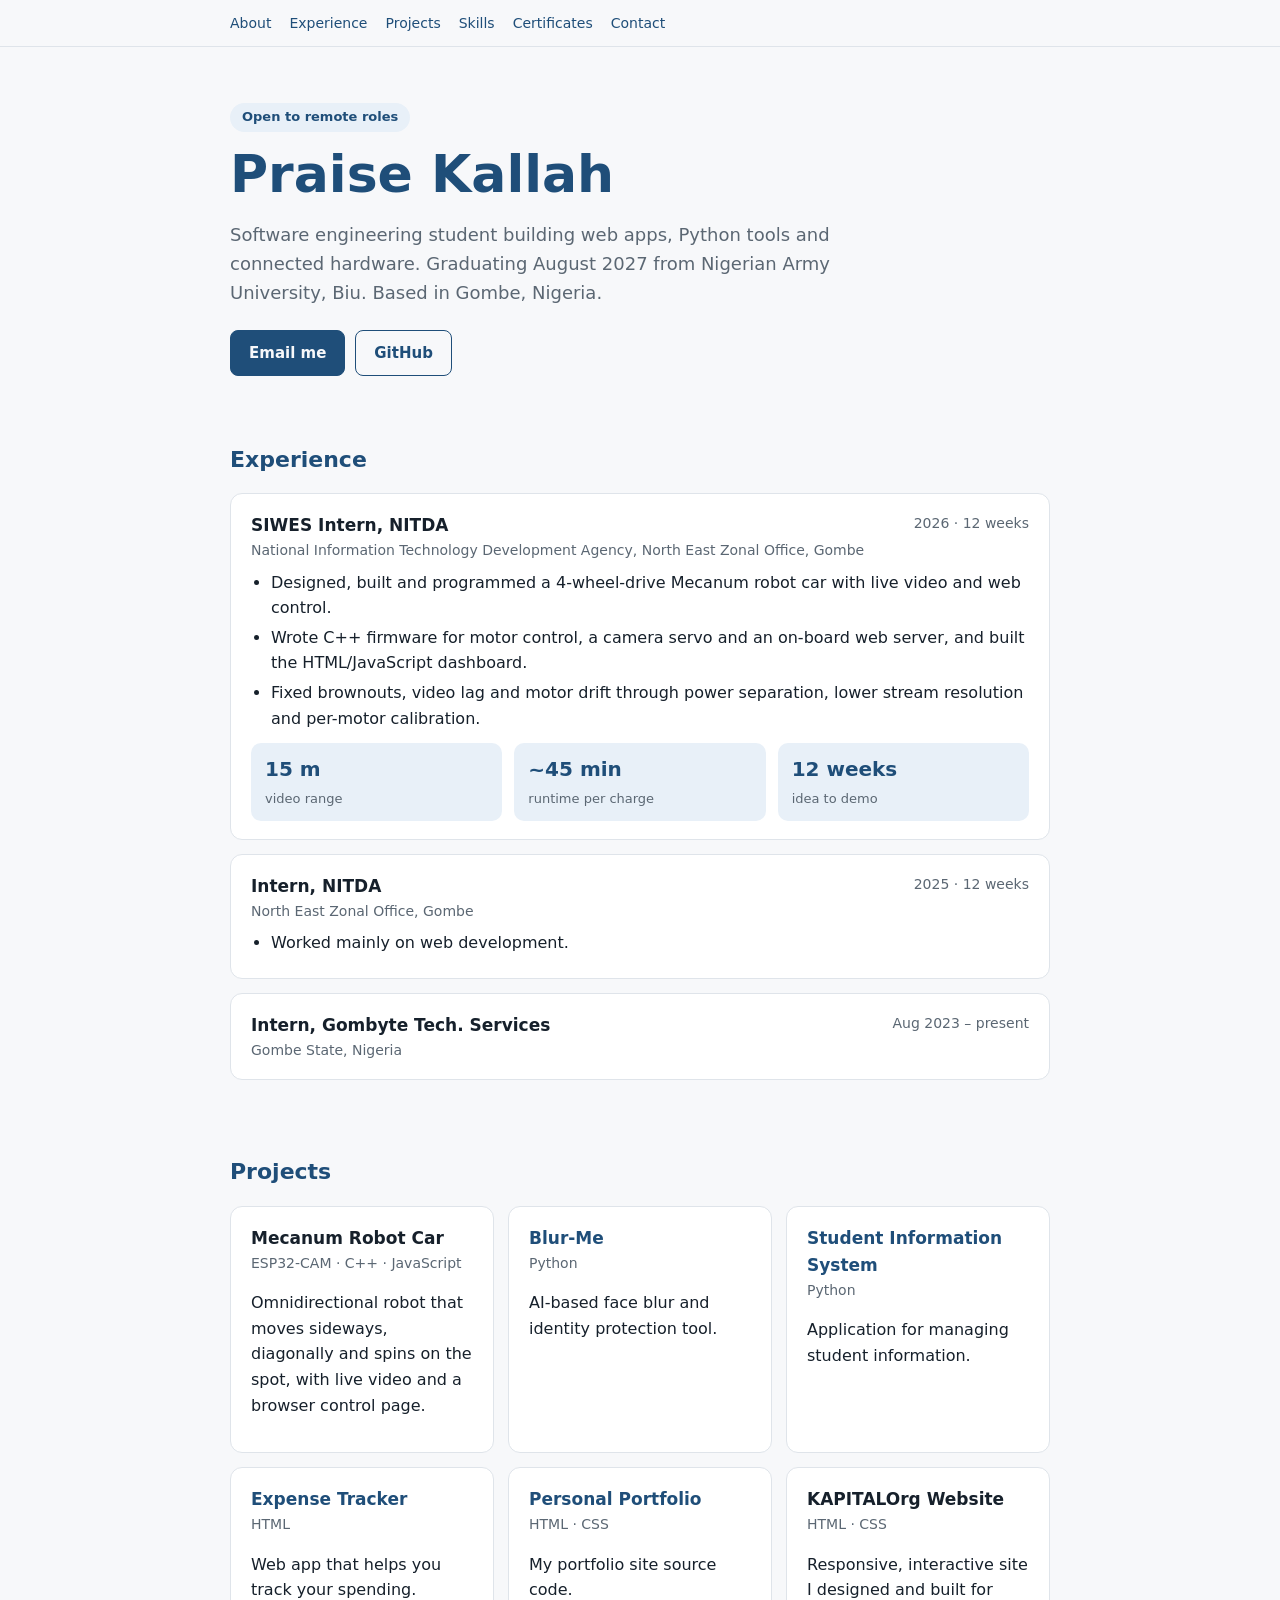
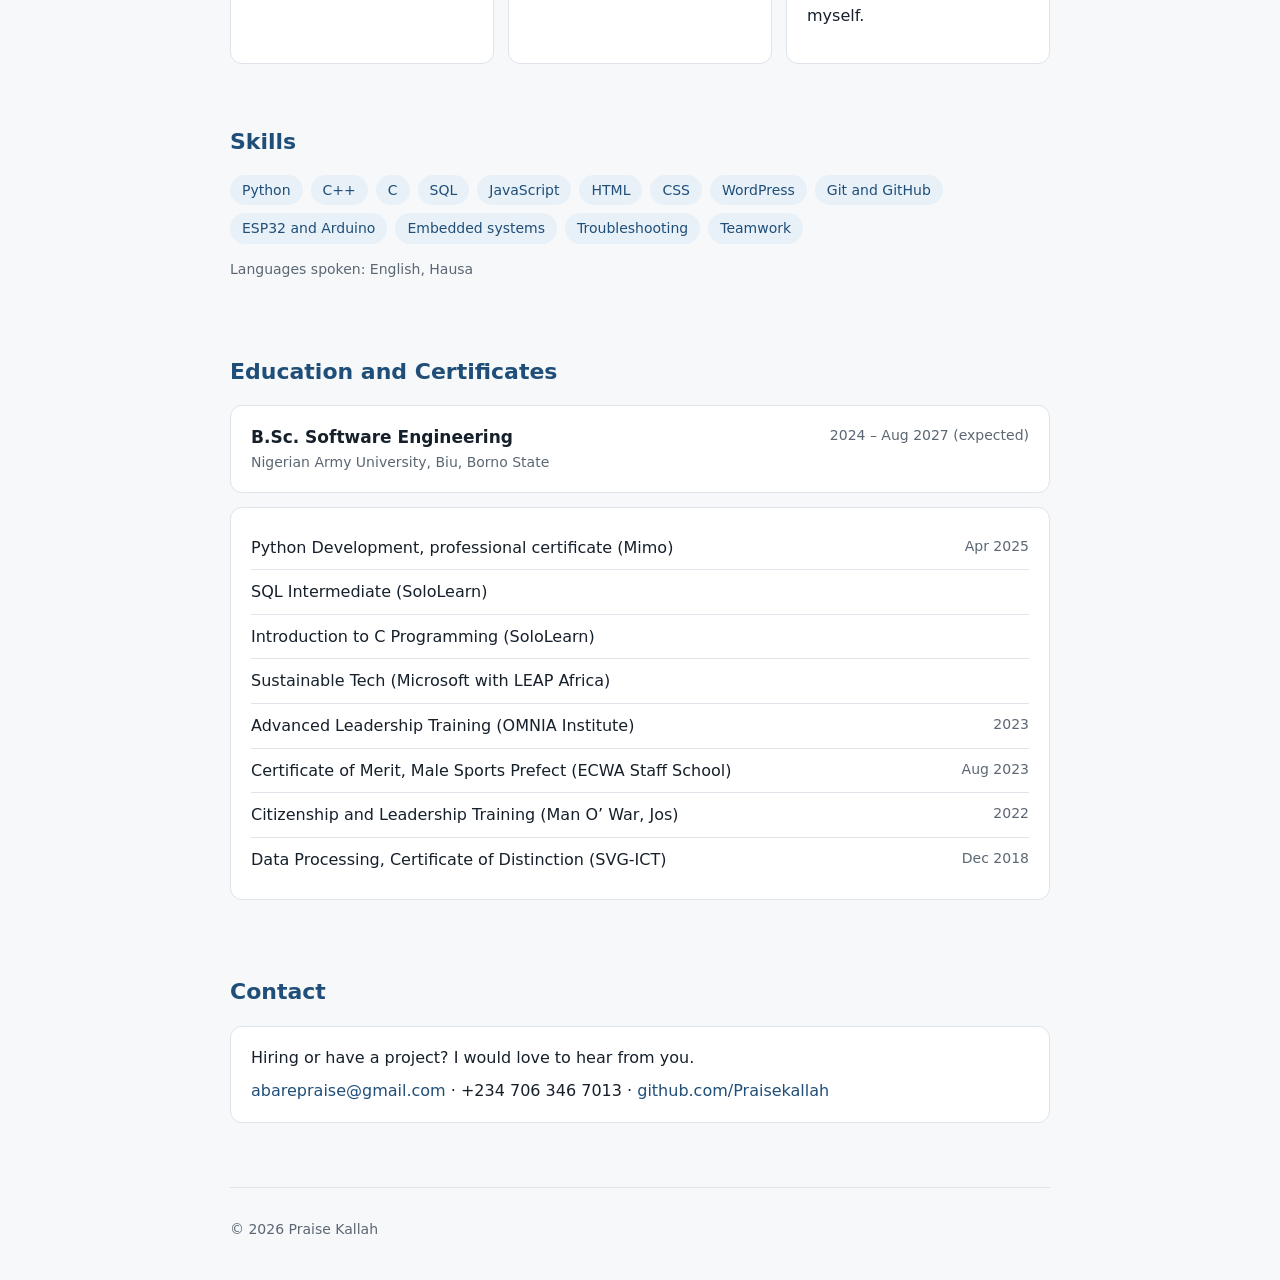
<file: index.html>
<!DOCTYPE html>
<html lang="en">
<head>
<meta charset="utf-8">
<meta name="viewport" content="width=device-width, initial-scale=1, viewport-fit=cover">
<title>Praise Kallah | Software Engineer</title>
<style>
:root{--bg:#f7f8fa;--card:#fff;--ink:#16202b;--mut:#5b6773;--acc:#1f4e79;--acc2:#e8f0f8;--line:#dfe4ea;box-sizing:border-box;padding-top:env(safe-area-inset-top,0px);padding-bottom:env(safe-area-inset-bottom,0px);color-scheme:light}
@media (prefers-color-scheme:dark){:root:not([data-theme="light"]){--bg:#0f151b;--card:#18212a;--ink:#e8edf2;--mut:#98a5b1;--acc:#7db4e6;--acc2:#1d2b3a;--line:#2a3643;color-scheme:dark}}
:root[data-theme="dark"]{--bg:#0f151b;--card:#18212a;--ink:#e8edf2;--mut:#98a5b1;--acc:#7db4e6;--acc2:#1d2b3a;--line:#2a3643;color-scheme:dark}
*{box-sizing:border-box}html{scroll-padding-top:env(safe-area-inset-top,0px);scroll-behavior:smooth}
body{margin:0;background:var(--bg);color:var(--ink);font:16px/1.6 system-ui,-apple-system,"Segoe UI",Roboto,sans-serif}
a{color:var(--acc);text-decoration:none}a:hover{text-decoration:underline}
.wrap{max-width:860px;margin:0 auto;padding:0 20px}
nav{position:sticky;top:env(safe-area-inset-top,0px);background:var(--bg);border-bottom:1px solid var(--line);z-index:5}
nav .wrap{display:flex;gap:18px;padding:12px 20px;overflow-x:auto;white-space:nowrap;font-size:14px}
header{padding:56px 0 36px}
.tag{display:inline-block;background:var(--acc2);color:var(--acc);padding:4px 12px;border-radius:99px;font-size:13px;font-weight:600}
h1{font-size:clamp(34px,7vw,52px);line-height:1.1;margin:14px 0 8px;color:var(--acc)}
.lead{font-size:18px;color:var(--mut);max-width:620px}
.btns{display:flex;flex-wrap:wrap;gap:10px;margin-top:22px}
.btn{padding:10px 18px;border-radius:8px;border:1px solid var(--acc);font-weight:600;font-size:15px}
.btn.p{background:var(--acc);color:var(--bg)}.btn:hover{text-decoration:none;opacity:.88}
section{padding:30px 0}
h2{font-size:22px;margin:0 0 16px;color:var(--acc)}
.card{background:var(--card);border:1px solid var(--line);border-radius:12px;padding:18px 20px;margin-bottom:14px}
.card h3{margin:0;font-size:17px}.meta{color:var(--mut);font-size:14px}
.card ul{margin:8px 0 0;padding-left:20px}.card li{margin:4px 0}
.row{display:flex;justify-content:space-between;gap:12px;flex-wrap:wrap}
.grid{display:grid;grid-template-columns:repeat(auto-fit,minmax(250px,1fr));gap:14px}
.grid .card{margin:0}
.chips{display:flex;flex-wrap:wrap;gap:8px}
.chip{background:var(--acc2);color:var(--acc);padding:4px 12px;border-radius:99px;font-size:14px}
.stats{display:grid;grid-template-columns:repeat(auto-fit,minmax(130px,1fr));gap:12px;margin-top:12px}
.stat{background:var(--acc2);border-radius:10px;padding:10px 14px}.stat b{display:block;font-size:20px;color:var(--acc)}.stat span{font-size:13px;color:var(--mut)}
.certs div{display:flex;justify-content:space-between;gap:12px;padding:9px 0;border-bottom:1px solid var(--line);flex-wrap:wrap}
.certs div:last-child{border:0}
footer{padding:30px 0 40px;color:var(--mut);font-size:14px;border-top:1px solid var(--line);margin-top:20px}
</style>
</head>
<body>
<nav><div class="wrap"><a href="#about">About</a><a href="#experience">Experience</a><a href="#projects">Projects</a><a href="#skills">Skills</a><a href="#certs">Certificates</a><a href="#contact">Contact</a></div></nav>
<div class="wrap">
<header id="about">
<span class="tag">Open to remote roles</span>
<h1>Praise Kallah</h1>
<p class="lead">Software engineering student building web apps, Python tools and connected hardware. Graduating August 2027 from Nigerian Army University, Biu. Based in Gombe, Nigeria.</p>
<div class="btns"><a class="btn p" href="mailto:abarepraise@gmail.com">Email me</a><a class="btn" href="https://github.com/Praisekallah">GitHub</a></div>
</header>

<section id="experience">
<h2>Experience</h2>
<div class="card"><div class="row"><h3>SIWES Intern, NITDA</h3><span class="meta">2026 · 12 weeks</span></div>
<div class="meta">National Information Technology Development Agency, North East Zonal Office, Gombe</div>
<ul><li>Designed, built and programmed a 4-wheel-drive Mecanum robot car with live video and web control.</li>
<li>Wrote C++ firmware for motor control, a camera servo and an on-board web server, and built the HTML/JavaScript dashboard.</li>
<li>Fixed brownouts, video lag and motor drift through power separation, lower stream resolution and per-motor calibration.</li></ul>
<div class="stats"><div class="stat"><b>15 m</b><span>video range</span></div><div class="stat"><b>~45 min</b><span>runtime per charge</span></div><div class="stat"><b>12 weeks</b><span>idea to demo</span></div></div></div>
<div class="card"><div class="row"><h3>Intern, NITDA</h3><span class="meta">2025 · 12 weeks</span></div>
<div class="meta">North East Zonal Office, Gombe</div><ul><li>Worked mainly on web development.</li></ul></div>
<div class="card"><div class="row"><h3>Intern, Gombyte Tech. Services</h3><span class="meta">Aug 2023 – present</span></div>
<div class="meta">Gombe State, Nigeria</div></div>
</section>

<section id="projects">
<h2>Projects</h2>
<div class="grid">
<div class="card"><h3>Mecanum Robot Car</h3><div class="meta">ESP32-CAM · C++ · JavaScript</div><p>Omnidirectional robot that moves sideways, diagonally and spins on the spot, with live video and a browser control page.</p></div>
<div class="card"><h3><a href="https://github.com/Praisekallah/Blur-Me">Blur-Me</a></h3><div class="meta">Python</div><p>AI-based face blur and identity protection tool.</p></div>
<div class="card"><h3><a href="https://github.com/Praisekallah/student-info-system">Student Information System</a></h3><div class="meta">Python</div><p>Application for managing student information.</p></div>
<div class="card"><h3><a href="https://github.com/Praisekallah/personal-expense-tracker">Expense Tracker</a></h3><div class="meta">HTML</div><p>Web app that helps you track your spending.</p></div>
<div class="card"><h3><a href="https://github.com/Praisekallah/PRAISE_KALLAH_PORTFOLIO">Personal Portfolio</a></h3><div class="meta">HTML · CSS</div><p>My portfolio site source code.</p></div>
<div class="card"><h3>KAPITALOrg Website</h3><div class="meta">HTML · CSS</div><p>Responsive, interactive site I designed and built for myself.</p></div>
</div>
</section>

<section id="skills">
<h2>Skills</h2>
<div class="chips"><span class="chip">Python</span><span class="chip">C++</span><span class="chip">C</span><span class="chip">SQL</span><span class="chip">JavaScript</span><span class="chip">HTML</span><span class="chip">CSS</span><span class="chip">WordPress</span><span class="chip">Git and GitHub</span><span class="chip">ESP32 and Arduino</span><span class="chip">Embedded systems</span><span class="chip">Troubleshooting</span><span class="chip">Teamwork</span></div>
<p class="meta">Languages spoken: English, Hausa</p>
</section>

<section id="certs">
<h2>Education and Certificates</h2>
<div class="card"><div class="row"><h3>B.Sc. Software Engineering</h3><span class="meta">2024 – Aug 2027 (expected)</span></div><div class="meta">Nigerian Army University, Biu, Borno State</div></div>
<div class="card certs">
<div><span>Python Development, professional certificate (Mimo)</span><span class="meta">Apr 2025</span></div>
<div><span>SQL Intermediate (SoloLearn)</span><span class="meta"></span></div>
<div><span>Introduction to C Programming (SoloLearn)</span><span class="meta"></span></div>
<div><span>Sustainable Tech (Microsoft with LEAP Africa)</span><span class="meta"></span></div>
<div><span>Advanced Leadership Training (OMNIA Institute)</span><span class="meta">2023</span></div>
<div><span>Certificate of Merit, Male Sports Prefect (ECWA Staff School)</span><span class="meta">Aug 2023</span></div>
<div><span>Citizenship and Leadership Training (Man O’ War, Jos)</span><span class="meta">2022</span></div>
<div><span>Data Processing, Certificate of Distinction (SVG-ICT)</span><span class="meta">Dec 2018</span></div>
</div>
</section>

<section id="contact">
<h2>Contact</h2>
<div class="card"><p style="margin:0">Hiring or have a project? I would love to hear from you.</p>
<p style="margin:8px 0 0"><a href="mailto:abarepraise@gmail.com">abarepraise@gmail.com</a> · +234 706 346 7013 · <a href="https://github.com/Praisekallah">github.com/Praisekallah</a></p></div>
</section>
<footer>© 2026 Praise Kallah</footer>
</div>
</body>
</html>
</file>
